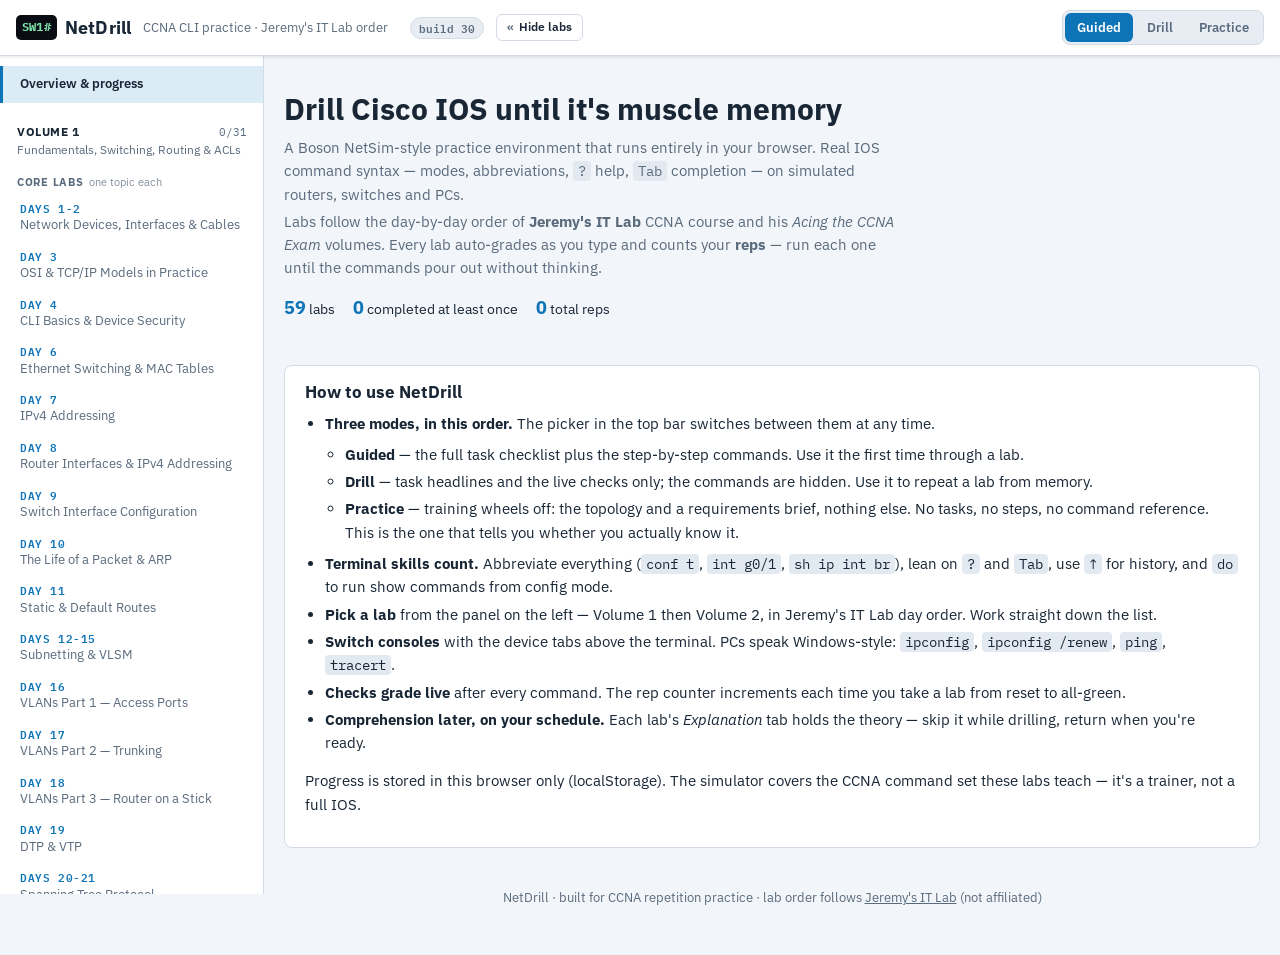
<file: index.html>
<!DOCTYPE html>
<html lang="en">
<head>
  <meta charset="utf-8">
  <meta name="viewport" content="width=device-width, initial-scale=1, viewport-fit=cover">
  <title>NetDrill CCNA Labs</title>
  <meta name="description" content="Browser-based Cisco IOS CLI simulator with CCNA labs in Jeremy's IT Lab order — built for repetition practice.">
  <link rel="icon" href="data:image/svg+xml,<svg xmlns=%22http://www.w3.org/2000/svg%22 viewBox=%220 0 100 100%22><text y=%22.9em%22 font-size=%2290%22>🖧</text></svg>">
  <link rel="preconnect" href="https://fonts.googleapis.com">
  <link rel="preconnect" href="https://fonts.gstatic.com" crossorigin>
  <link rel="stylesheet" href="https://fonts.googleapis.com/css2?family=IBM+Plex+Mono:wght@400;600&family=IBM+Plex+Sans:wght@400;600;700&display=swap">
  <link rel="stylesheet" href="css/style.css?v=30">
</head>
<body>
  <header class="topbar">
    <span class="brand" onclick="location.hash=''"><span class="logo">SW1#</span>NetDrill</span>
    <span class="sub">CCNA CLI practice · Jeremy's IT Lab order</span><span class="build" title="If this number does not match the one in the release notes, your browser is serving a cached copy — hard-refresh with Ctrl+Shift+R.">build 30</span>
    <span class="spacer"></span>
    <span id="topbar-actions" style="display:flex;gap:8px;"></span>
  </header>
  <main id="app"></main>
  <script src="js/core.js?v=30"></script>
  <script src="js/sim.js?v=30"></script>
  <script src="js/show.js?v=30"></script>
  <script src="js/cmds.js?v=30"></script>
  <script src="js/cmds2.js?v=30"></script>
<script src="js/cmds3.js?v=30"></script>
  <script src="js/labs1.js?v=30"></script>
  <script src="js/labs2.js?v=30"></script>
  <script src="js/labs3.js?v=30"></script>
<script src="js/labs4.js?v=30"></script>
<script src="js/labs5.js?v=30"></script>
<script src="js/labs6.js?v=30"></script>
<script src="js/labs7.js?v=30"></script>
<script src="js/exams.js?v=30"></script>
<script src="js/app.js?v=30"></script>
</body>
</html>
</file>
<file: css/style.css>
/* NetDrill — CCNA CLI practice. Token-driven, light + dark. */
:root {
  --bg: #f2f5f9;
  --panel: #ffffff;
  --panel-2: #e8edf4;
  --border: #d3dce6;
  --text: #182635;
  --text-dim: #5a6b7d;
  --accent: #0d74b8;        /* Cisco-ish blue */
  --accent-soft: #dcecf7;
  --good: #1a7f37;
  --good-soft: #d8f0dd;
  --bad: #c93c37;
  --bad-soft: #f7dedd;
  --warn: #9a6700;
  --term-bg: #0a0e14;       /* terminal is always dark — it's a terminal */
  --term-text: #d5dde5;
  --term-prompt: #7ec8ff;
  --term-err: #ff8f87;
  --term-ok: #7ee2a8;
  --chip: #e3e9f0;
  --shadow: 0 1px 3px rgba(20, 35, 50, .12);
  --radius: 8px;
  --mono: "IBM Plex Mono", ui-monospace, SFMono-Regular, Menlo, Consolas, monospace;
  --sans: "IBM Plex Sans", -apple-system, "Segoe UI", Roboto, sans-serif;
}
@media (prefers-color-scheme: dark) {
  :root:not([data-theme="light"]) {
    --bg: #0e1420;
    --panel: #161e2e;
    --panel-2: #1d2739;
    --border: #2a3750;
    --text: #dfe7f2;
    --text-dim: #8b9bb0;
    --accent: #4da6ff;
    --accent-soft: #17304a;
    --good: #3fb950;
    --good-soft: #14301c;
    --bad: #f85149;
    --bad-soft: #3a1a1a;
    --warn: #e3b341;
    --chip: #223048;
    --shadow: 0 1px 3px rgba(0, 0, 0, .4);
  }
}
:root[data-theme="dark"] {
  --bg: #0e1420;
  --panel: #161e2e;
  --panel-2: #1d2739;
  --border: #2a3750;
  --text: #dfe7f2;
  --text-dim: #8b9bb0;
  --accent: #4da6ff;
  --accent-soft: #17304a;
  --good: #3fb950;
  --good-soft: #14301c;
  --bad: #f85149;
  --bad-soft: #3a1a1a;
  --warn: #e3b341;
  --chip: #223048;
  --shadow: 0 1px 3px rgba(0, 0, 0, .4);
}

* { box-sizing: border-box; }
html, body { height: 100%; }
body {
  margin: 0;
  background: var(--bg);
  color: var(--text);
  font-family: var(--sans);
  font-size: 15px;
  line-height: 1.55;
}
.wrap { max-width: 1280px; margin: 0 auto; padding-block: 0 48px; padding-inline: 16px; }

/* ---------- app shell: sidebar + content ---------- */
.shell {
  display: grid;
  grid-template-columns: 264px minmax(0, 1fr);
  max-width: 1680px;
  margin: 0 auto;
  align-items: start;
}
.content { min-width: 0; }
.content .wrap { max-width: 1180px; margin: 0; padding-inline: 20px; }

.sidebar {
  position: sticky;
  top: calc(env(safe-area-inset-top, 0px) + 54px);
  max-height: calc(100vh - 62px);
  overflow-y: auto;
  overscroll-behavior: contain;
  border-right: 1px solid var(--border);
  background: var(--panel);
  padding: 10px 0 28px;
}
.navtoggle { display: none; }

/* panel hidden via the top-bar toggle */
.shell.navhidden { grid-template-columns: minmax(0, 1fr); }
.shell.navhidden .sidebar { display: none; }
.shell.navhidden .content .wrap { margin: 0 auto; }
.navbtn { display: inline-flex; align-items: center; gap: 6px; }
.navbtn-icon { color: var(--text-dim); font-weight: 700; letter-spacing: -1px; }

.navlist { display: flex; flex-direction: column; }
.navhome, .navrow {
  font: inherit; text-align: left; cursor: pointer;
  background: none; border: none; border-left: 3px solid transparent;
  color: var(--text-dim); width: 100%;
}
.navhome {
  font-size: 13px; font-weight: 600;
  padding: 8px 16px 8px 17px; margin-bottom: 4px;
}
.navhome:hover, .navrow:hover { background: var(--panel-2); color: var(--text); }
.navhome.active, .navrow.active {
  background: var(--accent-soft); border-left-color: var(--accent); color: var(--text);
}

.navsection {
  display: grid; grid-template-columns: 1fr auto; align-items: baseline;
  padding: 16px 16px 6px 17px; margin-top: 6px;
  border-top: 1px solid var(--border);
}
.navsection:first-of-type { border-top: none; margin-top: 0; }
.navsection-title {
  font-size: 12px; font-weight: 700; letter-spacing: .6px; text-transform: uppercase; color: var(--text);
}
.navsection-count {
  font-family: var(--mono); font-size: 11px; color: var(--text-dim); font-variant-numeric: tabular-nums;
}
.navsection-sub { grid-column: 1 / -1; font-size: 11.5px; color: var(--text-dim); line-height: 1.35; margin-top: 1px; }

.navsub {
  display: flex; align-items: baseline; gap: 6px; flex-wrap: wrap;
  padding: 10px 16px 3px 17px;
  font-size: 10.5px; font-weight: 700; letter-spacing: .7px; text-transform: uppercase;
  color: var(--text-dim);
}
.navsub-note { font-weight: 400; letter-spacing: 0; text-transform: none; font-size: 10.5px; opacity: .75; }

.navrow {
  display: grid;
  grid-template-columns: 1fr auto;
  gap: 0 8px;
  padding: 7px 14px 7px 17px;
}
.navday {
  font-family: var(--mono); font-size: 10.5px; font-weight: 600; letter-spacing: .6px;
  text-transform: uppercase; color: var(--accent);
}
.navrow.active .navday { color: var(--accent); }
.navtitle { grid-column: 1; font-size: 13px; line-height: 1.35; color: inherit; }
.navrow.active .navtitle { font-weight: 600; }
.navreps {
  grid-row: 1 / span 2; align-self: center;
  font-family: var(--mono); font-size: 10.5px; font-weight: 700;
  background: var(--good-soft); color: var(--good);
  border-radius: 999px; padding: 1px 7px; font-variant-numeric: tabular-nums;
}

@media (max-width: 900px) {
  .shell { grid-template-columns: 1fr; }
  .sidebar {
    position: static; max-height: none; overflow: visible;
    border-right: none; border-bottom: 1px solid var(--border); padding: 0;
  }
  .navtoggle {
    display: flex; align-items: center; justify-content: space-between; gap: 8px;
    width: 100%; font: inherit; font-size: 13.5px; font-weight: 600;
    background: var(--panel); color: var(--text); border: none;
    padding: 11px 16px; cursor: pointer;
  }
  .navtoggle .chev { color: var(--text-dim); transition: transform .15s; }
  .navopen .navtoggle .chev { transform: rotate(180deg); }
  .navlist { display: none; padding-bottom: 12px; max-height: 60vh; overflow-y: auto; }
  .navopen .navlist { display: flex; }
  .content .wrap { padding-inline: 16px; }
}
@media (prefers-reduced-motion: reduce) { .navtoggle .chev { transition: none; } }

a { color: var(--accent); text-decoration: none; }
a:hover { text-decoration: underline; }
h1, h2, h3 { text-wrap: balance; line-height: 1.25; }
code, kbd { font-family: var(--mono); font-size: .92em; background: var(--chip); padding: 1px 5px; border-radius: 4px; }

/* ---------- top bar ---------- */
.topbar {
  position: sticky; top: env(safe-area-inset-top, 0px); z-index: 30;
  background: var(--panel); border-bottom: 1px solid var(--border);
  display: flex; align-items: center; gap: 12px; flex-wrap: wrap;
  padding: 10px 16px; box-shadow: var(--shadow);
}
.brand { font-weight: 700; font-size: 18px; letter-spacing: .2px; cursor: pointer; display: flex; align-items: center; gap: 8px; }
.brand .logo {
  font-family: var(--mono); font-size: 12px; color: var(--term-ok);
  background: var(--term-bg); border-radius: 5px; padding: 3px 6px;
}
.topbar .sub { color: var(--text-dim); font-size: 13px; }
.topbar .spacer { flex: 1; }
.btn {
  font: inherit; font-size: 13.5px; font-weight: 600;
  border: 1px solid var(--border); background: var(--panel); color: var(--text);
  border-radius: 6px; padding: 6px 12px; cursor: pointer;
}
.btn:hover { background: var(--panel-2); }
.btn.primary { background: var(--accent); border-color: var(--accent); color: #fff; }
.btn.primary:hover { filter: brightness(1.08); }
.btn.danger { color: var(--bad); border-color: var(--bad); background: transparent; }
.btn:disabled { opacity: .5; cursor: default; }

/* ---------- home ---------- */
.hero { padding-block: 34px 10px; }
.hero h1 { font-size: 30px; margin: 0 0 8px; }
.hero p { max-width: 68ch; color: var(--text-dim); margin: 4px 0; }
.hero .stats { display: flex; gap: 18px; flex-wrap: wrap; margin-top: 14px; font-size: 13.5px; }
.hero .stats span b { font-size: 18px; color: var(--accent); font-variant-numeric: tabular-nums; }

.repbadge {
  font-family: var(--mono); font-size: 12px; font-variant-numeric: tabular-nums;
  background: var(--chip); color: var(--text-dim); border-radius: 999px; padding: 2px 10px;
  white-space: nowrap;
}
.repbadge.done { background: var(--good-soft); color: var(--good); font-weight: 600; }

.howto {
  background: var(--panel); border: 1px solid var(--border); border-radius: var(--radius);
  padding: 16px 20px; margin-top: 34px;
}
.howto h2 { font-size: 17px; margin: 0 0 8px; }
.howto ul { margin: 8px 0; padding-left: 20px; }
.howto li { margin: 4px 0; }

/* ---------- lab view ---------- */
.labtop { display: flex; align-items: center; gap: 12px; flex-wrap: wrap; padding-block: 18px 4px; }
.labtop h1 { font-size: 21px; margin: 0; }
.labtop .day { font-family: var(--mono); font-size: 12px; color: var(--accent); font-weight: 600; letter-spacing: .6px; }
.labtop .spacer { flex: 1; }

.labgrid2 {
  display: grid; grid-template-columns: minmax(340px, 5fr) minmax(420px, 7fr);
  gap: 14px; align-items: start; margin-top: 10px;
}
@media (max-width: 1140px) { .labgrid2 { grid-template-columns: 1fr; } }

.pane {
  background: var(--panel); border: 1px solid var(--border); border-radius: var(--radius);
  box-shadow: var(--shadow); overflow: hidden;
}
.tabs { display: flex; border-bottom: 1px solid var(--border); background: var(--panel-2); overflow-x: auto; }
.tab {
  font: inherit; font-size: 13.5px; font-weight: 600; color: var(--text-dim);
  background: none; border: none; border-bottom: 2px solid transparent;
  padding: 9px 14px; cursor: pointer; white-space: nowrap;
}
.tab:hover { color: var(--text); }
.tab.active { color: var(--accent); border-bottom-color: var(--accent); background: var(--panel); }
.tabbody { padding: 14px 18px; max-height: 72vh; overflow-y: auto; }
.tabbody h3 { font-size: 14.5px; margin: 16px 0 6px; }
.tabbody h3:first-child { margin-top: 0; }
.tabbody p { margin: 6px 0; }
.tabbody ol, .tabbody ul { margin: 6px 0; padding-left: 22px; }
.tabbody li { margin: 5px 0; }
.tabbody .dim { color: var(--text-dim); font-size: 13px; }
.tabbody pre {
  font-family: var(--mono); font-size: 12.5px; line-height: 1.5;
  background: var(--term-bg); color: var(--term-text);
  border-radius: 6px; padding: 10px 12px; overflow-x: auto;
}
.callout {
  border-left: 3px solid var(--accent); background: var(--accent-soft);
  border-radius: 0 6px 6px 0; padding: 8px 12px; margin: 10px 0; font-size: 13.5px;
}

ol.tasks .taskline { display: flex; align-items: baseline; gap: 10px; }
ol.tasks .tasktext { flex: 1; }
.whybtn {
  font: inherit; font-size: 11.5px; font-weight: 600; color: var(--text-dim); flex: none;
  background: var(--panel); border: 1px dashed var(--border); border-radius: 999px;
  padding: 1px 10px; cursor: pointer;
}
.whybtn:hover, .whybtn.on { color: var(--accent); border-color: var(--accent); }
.taskwhy {
  margin: 6px 0 2px; border-left: 3px solid var(--border);
  padding: 4px 10px; font-size: 13px; color: var(--text-dim);
}
ol.tasks .taskdo { margin: 6px 0 4px; padding-left: 18px; list-style: none; }
ol.tasks .taskdo > li {
  position: relative; margin: 4px 0; font-size: 13.5px; line-height: 1.55;
}
ol.tasks .taskdo > li::before {
  content: '\2013'; position: absolute; left: -14px; color: var(--text-dim);
}
.taskdone {
  margin: 6px 0 2px; padding: 5px 10px; font-size: 12.5px; line-height: 1.5;
  background: var(--panel-2); border: 1px solid var(--border); border-radius: 6px;
  color: var(--text-dim);
}
.taskdone .donelabel {
  display: inline-block; margin-right: 7px;
  font-family: var(--mono); font-size: 10.5px; font-weight: 700;
  letter-spacing: .04em; text-transform: uppercase; color: var(--accent);
}

.stepdev {
  display: inline-block; margin-right: 7px;
  font-family: var(--mono); font-size: 10.5px; font-weight: 700;
  background: var(--panel-2); border: 1px solid var(--border); border-radius: 4px;
  padding: 0 5px; color: var(--accent); vertical-align: 1px;
}

.ctlrow { display: flex; align-items: center; gap: 10px; flex-wrap: wrap; margin-top: 14px; }
.ctlrow h3 { margin: 0; }
.btn.small { font-size: 12px; padding: 3px 10px; }

.tabbody details { margin: 6px 0; }
.tabbody details > summary {
  cursor: pointer; user-select: none; list-style: none; display: inline-flex; align-items: center; gap: 6px;
  font-size: 12.5px; font-weight: 600; color: var(--accent);
  border: 1px solid var(--border); border-radius: 6px; padding: 3px 10px; background: var(--panel);
}
.tabbody details > summary::-webkit-details-marker { display: none; }
.tabbody details > summary::before { content: '▸'; font-size: 10px; }
.tabbody details[open] > summary::before { content: '▾'; }
.tabbody details > summary:hover { background: var(--panel-2); }
.tabbody details.explain > summary { color: var(--text-dim); border-style: dashed; }
.explain-body {
  border-left: 3px solid var(--border); padding: 6px 12px; margin: 8px 0 4px;
  font-size: 13px; color: var(--text-dim);
}
.explain-body p { margin: 4px 0 8px; }
.explain-body ul { margin: 4px 0; padding-left: 4px; list-style: none; }
.explain-body li { margin: 6px 0; }
.explain-body code { color: var(--text); white-space: nowrap; }
.explain-body .dash { margin: 0 6px; opacity: .6; }

.topo { padding: 10px 12px 4px; border-bottom: 1px solid var(--border); background: var(--panel); }
.topo svg { width: 100%; height: auto; display: block; }
.topo .devbox { fill: var(--panel-2); stroke: var(--border); }
.topo .devlabel { fill: var(--text); font-family: var(--mono); font-size: 12px; font-weight: 600; }
.topo .devtype { fill: var(--text-dim); font-family: var(--sans); font-size: 9.5px; }
.topo .linkline { stroke: var(--text-dim); stroke-width: 1.4; }
.topo .iflabel { fill: var(--accent); font-family: var(--mono); font-size: 8.5px; }
.topo .netlabel { fill: var(--text-dim); font-family: var(--mono); font-size: 8.5px; }

/* ---------- terminal ---------- */
.devtabs { display: flex; gap: 0; border-bottom: 1px solid var(--border); background: var(--panel-2); overflow-x: auto; }
.devtab {
  font-family: var(--mono); font-size: 12.5px; font-weight: 600; color: var(--text-dim);
  background: none; border: none; border-bottom: 2px solid transparent; padding: 8px 14px; cursor: pointer;
  display: flex; align-items: center; gap: 6px; white-space: nowrap;
}
.devtab .dot { width: 7px; height: 7px; border-radius: 50%; background: var(--text-dim); }
.devtab.active { color: var(--text); border-bottom-color: var(--accent); background: var(--term-bg); }
.devtab.active .dot { background: var(--term-ok); }

.term {
  background: var(--term-bg); color: var(--term-text);
  font-family: var(--mono); font-size: 13px; line-height: 1.45;
  height: 430px; overflow-y: auto; padding: 10px 12px; cursor: text;
  white-space: pre-wrap; word-break: break-all;
}
.term .out { min-height: 0; }
.term .err { color: var(--term-err); }
.term .sys { color: var(--term-ok); }
.term .inline-input { display: flex; align-items: baseline; }
.term .inline-input .prompt { white-space: pre; flex: none; }
.term .inline-input input {
  flex: 1; min-width: 40px;
  background: transparent; border: none; outline: none; padding: 0;
  color: inherit; font: inherit;
  caret-color: var(--term-text);
}
.termhint {
  font-size: 12px; color: var(--text-dim); padding: 6px 12px; border-top: 1px solid var(--border);
  display: flex; gap: 14px; flex-wrap: wrap;
}

/* ---------- checklist ---------- */
.checkpane { margin-top: 14px; }
.checkhead {
  display: flex; align-items: center; gap: 10px; padding: 10px 16px;
  border-bottom: 1px solid var(--border); background: var(--panel-2);
  border-radius: var(--radius) var(--radius) 0 0;
}
.checkhead h3 { margin: 0; font-size: 14px; }
.checkhead .count { font-family: var(--mono); font-size: 12.5px; color: var(--text-dim); font-variant-numeric: tabular-nums; }
.checklist { list-style: none; margin: 0; padding: 8px 12px; }
.checklist li {
  display: flex; gap: 10px; align-items: baseline; padding: 5px 6px; border-radius: 5px; font-size: 13.5px;
}
.checklist li .mark {
  font-family: var(--mono); font-weight: 700; font-size: 12px; flex: none;
  width: 20px; height: 20px; border-radius: 50%; display: inline-flex; align-items: center; justify-content: center;
  background: var(--chip); color: var(--text-dim); transform: translateY(3px);
}
.checklist li.pass .mark { background: var(--good-soft); color: var(--good); }
.checklist li.pass { color: var(--text-dim); }
.checklist li.pass .what { text-decoration: line-through; text-decoration-thickness: 1px; }

.banner-done {
  margin: 10px 12px 12px; padding: 12px 16px; border-radius: 6px;
  background: var(--good-soft); color: var(--good); font-weight: 600;
  display: flex; align-items: center; gap: 12px; flex-wrap: wrap;
}
.banner-done .btn { border-color: var(--good); color: var(--good); background: transparent; }

.drillnote {
  margin: 0 0 10px; padding: 8px 12px; border-radius: 6px; font-size: 13px;
  background: var(--accent-soft); color: var(--text);
}

footer.site { margin-top: 40px; color: var(--text-dim); font-size: 12.5px; text-align: center; }
footer.site a { color: var(--text-dim); text-decoration: underline; }

/* ---------- mode selector ---------- */
.modeseg {
  display: inline-flex; align-items: stretch; flex: none;
  background: var(--panel-2); border: 1px solid var(--border); border-radius: 8px;
  padding: 2px; gap: 2px;
}
.modebtn {
  font: inherit; font-size: 12.5px; font-weight: 600; color: var(--text-dim);
  background: transparent; border: 0; border-radius: 6px;
  padding: 5px 12px; cursor: pointer; white-space: nowrap;
}
.modebtn:hover { color: var(--text); }
.modebtn.on { background: var(--accent); color: #fff; }

/* ---------- practice-mode requirements brief ---------- */
.callout.practice { border-left-color: var(--accent); }
.spec { margin: 10px 0 4px; }
.specgroup {
  margin: 0 0 12px; padding: 10px 12px;
  background: var(--panel-2); border: 1px solid var(--border); border-radius: 8px;
}
.specgroup .specdev { display: flex; align-items: baseline; gap: 8px; margin-bottom: 6px; }
.specgroup .specnote { font-size: 12.5px; font-weight: 600; color: var(--text-dim); }
.specgroup ul { margin: 0; padding-left: 20px; }
.specgroup li { margin: 5px 0; font-size: 13.5px; line-height: 1.55; }
.smallnote { font-size: 12.5px; margin-top: 14px; }

.topbar .build {
  flex: none; margin-left: 10px; padding: 2px 8px;
  font-family: var(--mono); font-size: 10.5px; font-weight: 600;
  color: var(--text-dim); background: var(--panel-2);
  border: 1px solid var(--border); border-radius: 999px;
}

/* ---------- exam mode ---------- */
.examclock {
  font-family: var(--mono); font-size: 13px; font-weight: 700; color: var(--text-dim);
  background: var(--panel-2); border: 1px solid var(--border); border-radius: 8px; padding: 6px 12px;
}
.examclock.low { color: var(--danger); border-color: var(--danger); }
.examwrap { max-width: 980px; }
.examrow {
  display: flex; align-items: center; gap: 16px; padding: 14px 0;
  border-top: 1px solid var(--border);
}
.examrow:first-of-type { border-top: 0; }
.examinfo { flex: 1; min-width: 0; }
.examname { font-weight: 700; font-size: 15px; }
.examblurb { font-size: 13px; color: var(--text-dim); margin: 3px 0; line-height: 1.5; }
.exammeta { font-family: var(--mono); font-size: 11.5px; color: var(--text-dim); }
.examscore { text-align: right; flex: none; min-width: 110px; }
.exambest { display: block; font-size: 22px; font-weight: 700; }
.exambest.good { color: var(--ok); }
.exambest.bad { color: var(--danger); }
.examlast { font-size: 11.5px; color: var(--text-dim); }

.qcard { padding-bottom: 6px; }
.qhead { display: flex; align-items: center; gap: 10px; margin-bottom: 8px; flex-wrap: wrap; }
.qdomain {
  font-family: var(--mono); font-size: 10.5px; font-weight: 700; letter-spacing: .03em;
  background: var(--panel-2); border: 1px solid var(--border); border-radius: 999px; padding: 2px 9px; color: var(--accent);
}
.qlabhint { font-size: 11.5px; color: var(--text-dim); }
.qtext { font-size: 15px; line-height: 1.65; margin-bottom: 8px; }
.qtext pre { font-size: 12px; }
.qhint { font-size: 12.5px; color: var(--text-dim); margin-bottom: 10px; }
.opts { display: flex; flex-direction: column; gap: 8px; margin-bottom: 8px; }
.opt {
  display: flex; align-items: baseline; gap: 10px; text-align: left; width: 100%;
  font: inherit; font-size: 14px; line-height: 1.55; color: var(--text); cursor: pointer;
  background: var(--panel); border: 1px solid var(--border); border-radius: 8px; padding: 10px 12px;
}
.opt:hover { border-color: var(--accent); }
.opt.on { border-color: var(--accent); background: var(--panel-2); box-shadow: inset 0 0 0 1px var(--accent); }
.optmark {
  flex: none; font-family: var(--mono); font-size: 11px; font-weight: 700; color: var(--text-dim);
  border: 1px solid var(--border); border-radius: 5px; padding: 1px 6px;
}
.opt.on .optmark { color: var(--accent); border-color: var(--accent); }
.examnav { display: flex; gap: 10px; margin: 14px 0; flex-wrap: wrap; }
.palette { display: flex; flex-wrap: wrap; gap: 6px; margin: 10px 0 14px; }
.palbtn {
  font: inherit; font-family: var(--mono); font-size: 12px; cursor: pointer;
  width: 34px; height: 30px; border-radius: 6px; color: var(--text-dim);
  background: var(--panel); border: 1px solid var(--border);
}
.palbtn.done { color: var(--text); border-color: var(--accent); }
.palbtn.flag { background: var(--panel-2); color: var(--danger); border-color: var(--danger); }
.palbtn.cur { outline: 2px solid var(--accent); outline-offset: 1px; }

.scorecard { display: flex; align-items: center; gap: 22px; }
.scorebig { font-size: 52px; font-weight: 800; line-height: 1; }
.scorebig.good { color: var(--ok); }
.scorebig.bad { color: var(--danger); }
.scoreside h2 { margin: 0 0 4px; }
.domlist { display: flex; flex-direction: column; gap: 8px; margin-top: 10px; }
.domrow { display: flex; align-items: center; gap: 10px; font-size: 13px; }
.domname { flex: 1; min-width: 0; }
.domn { font-family: var(--mono); font-size: 11.5px; color: var(--text-dim); width: 48px; text-align: right; }
.dombar { flex: none; width: 180px; height: 8px; border-radius: 999px; background: var(--panel-2); overflow: hidden; }
.dombar-fill { display: block; height: 100%; border-radius: 999px; }
.dombar-fill.good { background: var(--ok); }
.dombar-fill.ok { background: var(--accent); }
.dombar-fill.bad { background: var(--danger); }
.dompct { font-family: var(--mono); font-size: 11.5px; width: 40px; text-align: right; }
.dompct.good { color: var(--ok); }
.dompct.ok { color: var(--accent); }
.dompct.bad { color: var(--danger); }
.weakcard { border-left: 3px solid var(--danger); }
.weaklist { margin: 8px 0 0; padding-left: 18px; }
.weaklist li { margin: 8px 0; font-size: 13.5px; }
.weaklabs { display: flex; flex-direction: column; gap: 3px; margin-top: 4px; }
.weaklabs a { font-size: 12.5px; }
.review { padding: 12px 0; border-top: 1px solid var(--border); }
.review .revmark { font-weight: 700; }
.review.ok .revmark { color: var(--ok); }
.review.no .revmark { color: var(--danger); }
.revopts { list-style: none; margin: 8px 0; padding: 0; display: flex; flex-direction: column; gap: 4px; }
.revopts li { font-size: 13px; padding: 5px 8px; border-radius: 6px; border: 1px solid transparent; }
.revopts li.right { border-color: var(--ok); background: var(--panel-2); }
.revopts li.wrong { border-color: var(--danger); background: var(--panel-2); text-decoration: line-through; }
.revwhy { font-size: 13px; line-height: 1.6; color: var(--text-dim); }
.revlab { font-size: 12.5px; margin-top: 5px; }
</file>
